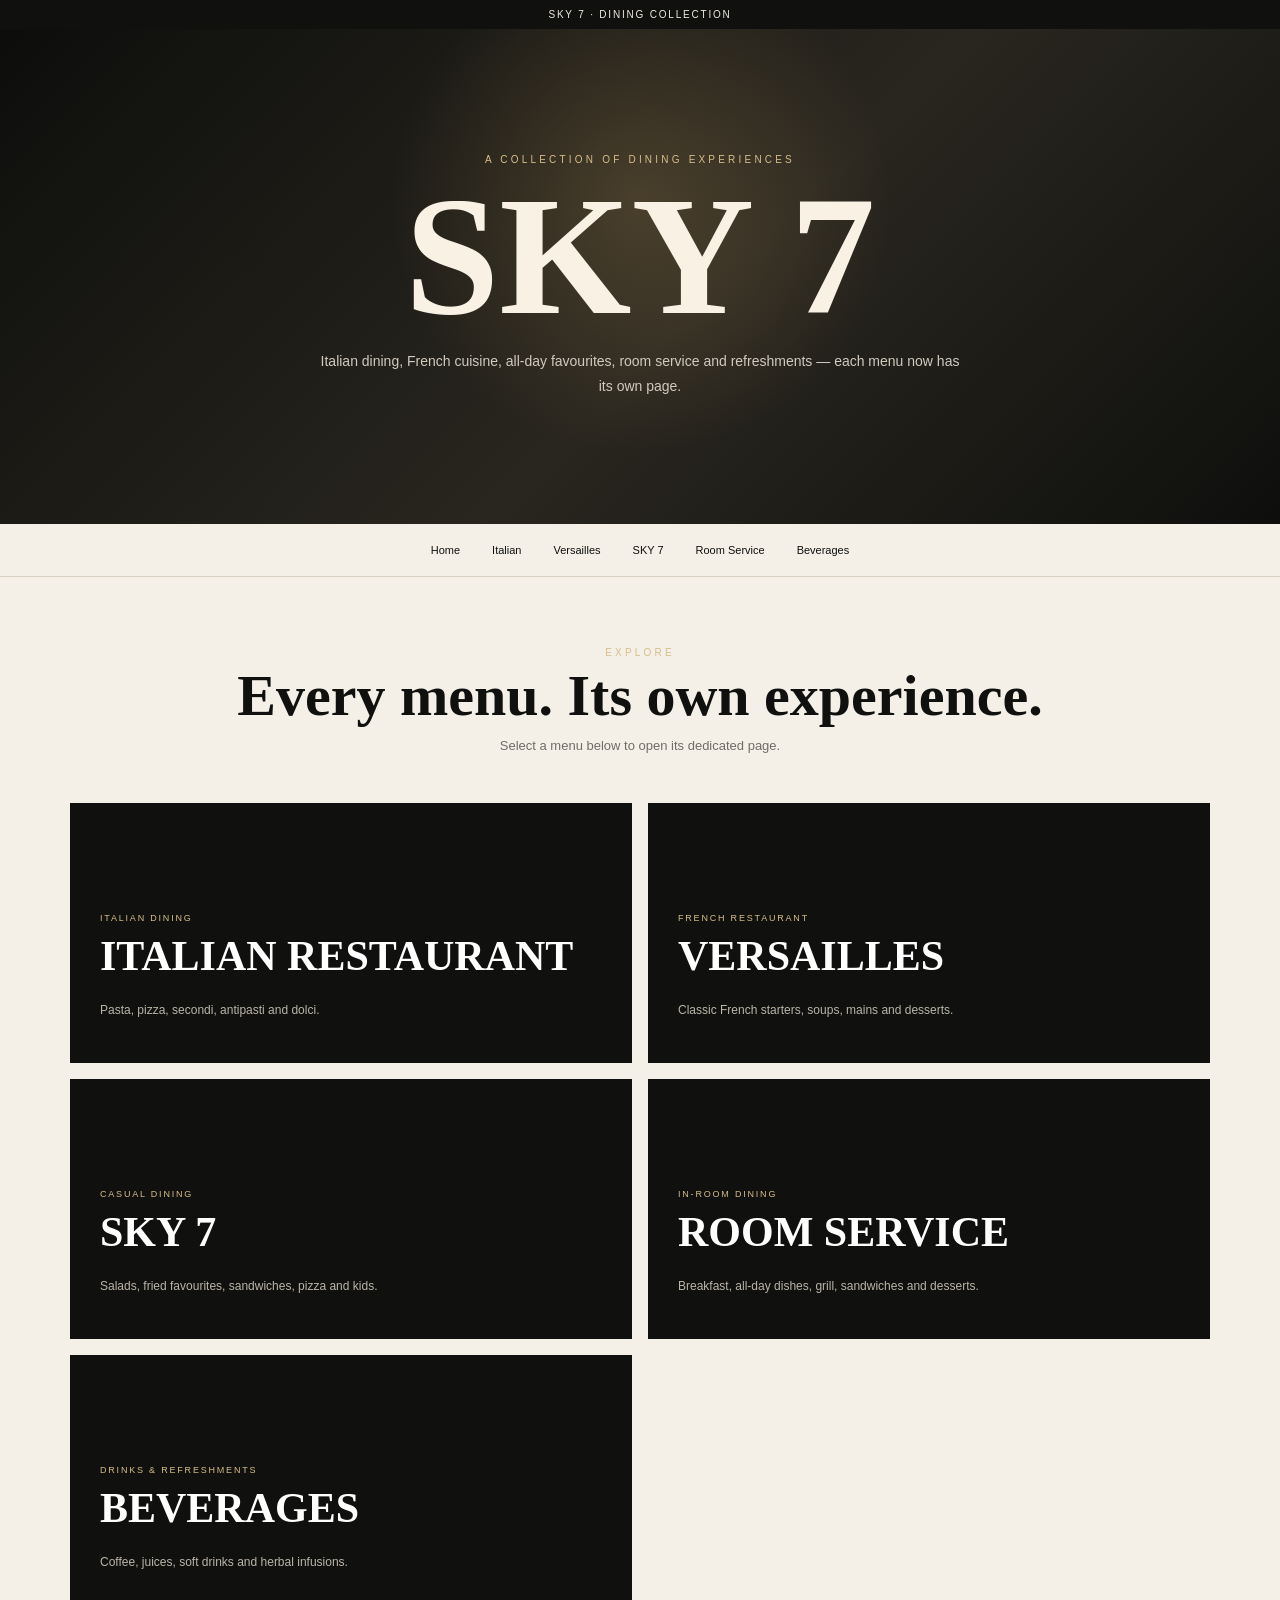
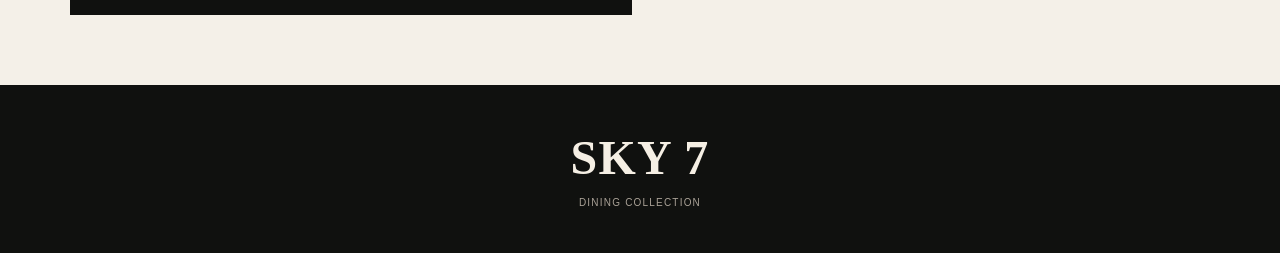
<file: index.html>
<!doctype html><html lang="en"><head><meta charset="utf-8"><meta name="viewport" content="width=device-width,initial-scale=1"><title>SKY 7 | Dining Collection</title><link rel="stylesheet" href="style.css"></head><body>
<div class="top">SKY 7 · Dining Collection</div>
<header class="hero"><div><div class="eyebrow">A collection of dining experiences</div><div class="brand">SKY 7</div><p>Italian dining, French cuisine, all-day favourites, room service and refreshments — each menu now has its own page.</p></div></header>
<nav><a href="index.html">Home</a><a href="italian.html">Italian</a><a href="french.html">Versailles</a><a href="sky7.html">SKY 7</a><a href="room-service.html">Room Service</a><a href="beverages.html">Beverages</a></nav>
<main class="wrap"><div class="section-head"><div class="kicker">Explore</div><h2>Every menu. Its own experience.</h2><p>Select a menu below to open its dedicated page.</p></div><div class="home-grid"><a class="tile" href="italian.html"><span>Italian dining</span><h2>ITALIAN RESTAURANT</h2><p>Pasta, pizza, secondi, antipasti and dolci.</p></a><a class="tile" href="french.html"><span>French Restaurant</span><h2>VERSAILLES</h2><p>Classic French starters, soups, mains and desserts.</p></a><a class="tile" href="sky7.html"><span>Casual Dining</span><h2>SKY 7</h2><p>Salads, fried favourites, sandwiches, pizza and kids.</p></a><a class="tile" href="room-service.html"><span>In-Room Dining</span><h2>ROOM SERVICE</h2><p>Breakfast, all-day dishes, grill, sandwiches and desserts.</p></a><a class="tile" href="beverages.html"><span>Drinks & Refreshments</span><h2>BEVERAGES</h2><p>Coffee, juices, soft drinks and herbal infusions.</p></a></div></main>
<footer><div class="logo">SKY 7</div>Dining Collection</footer></body></html>
</file>
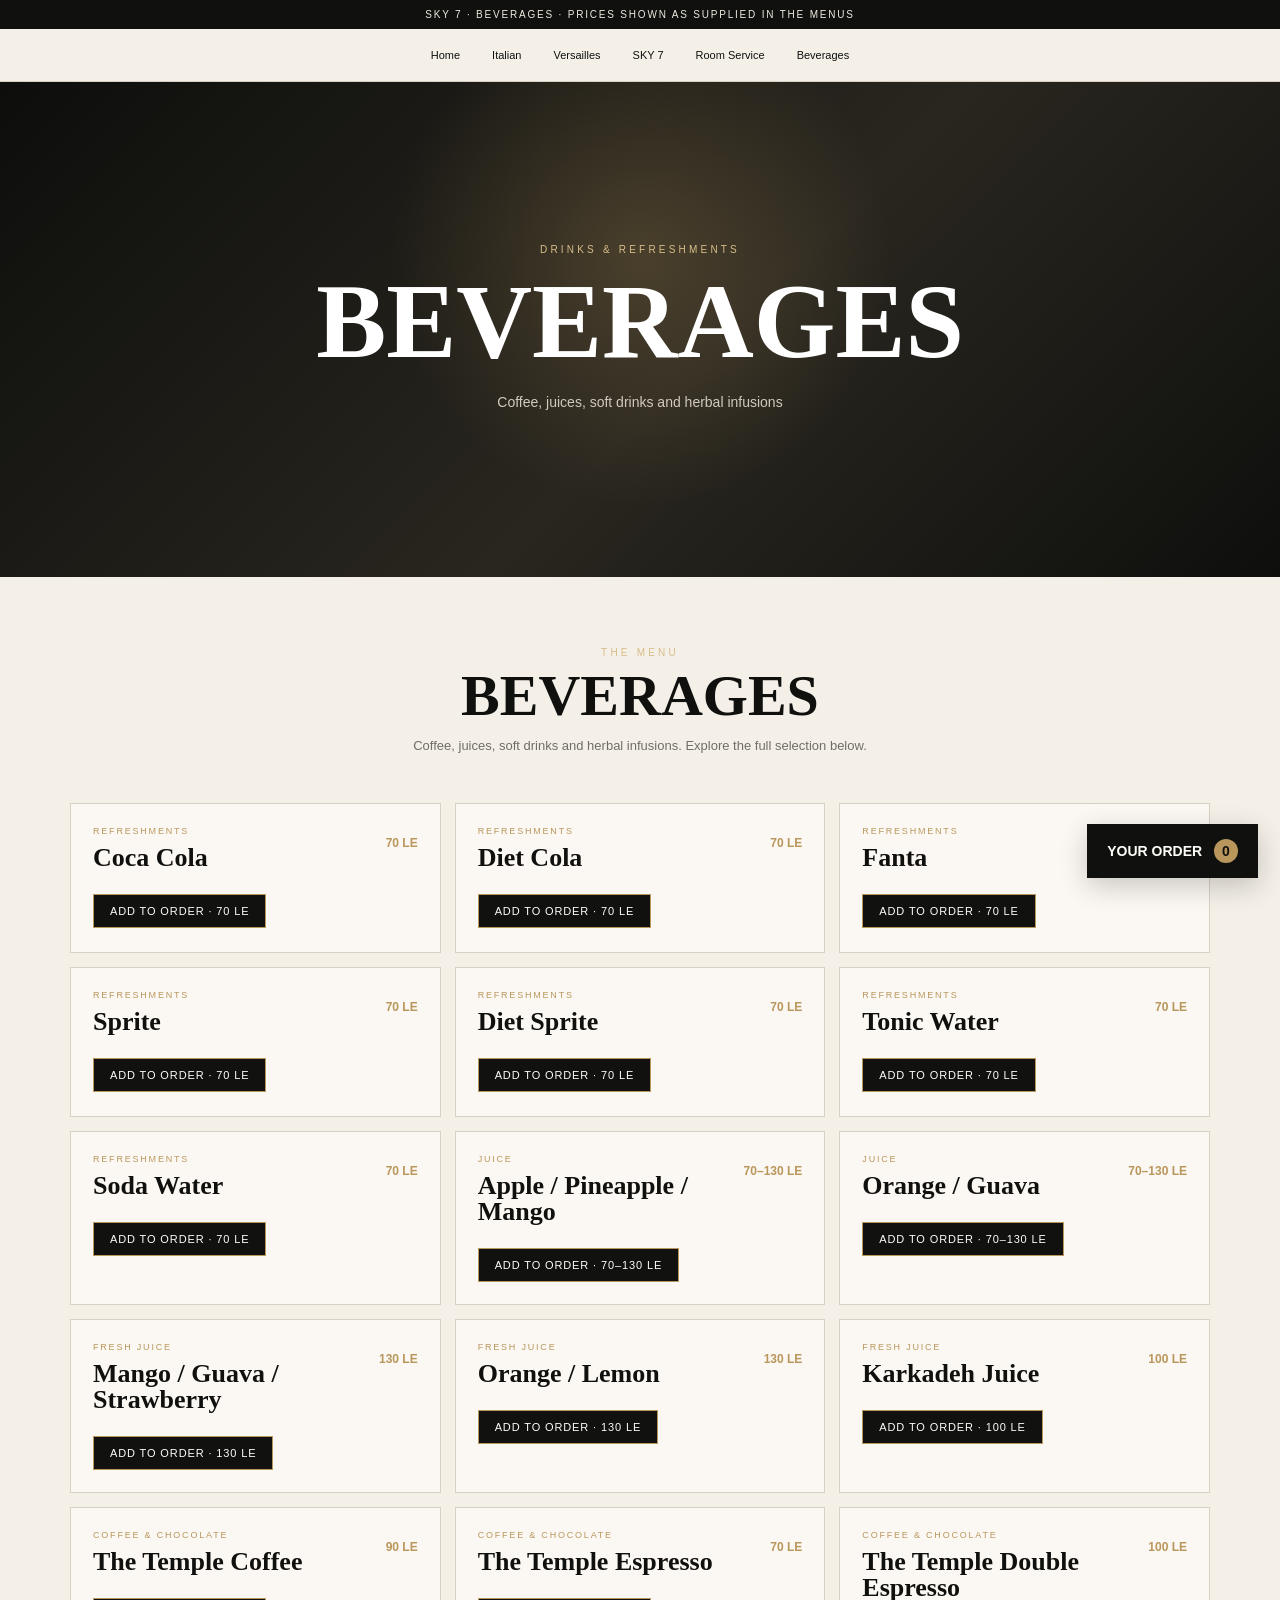
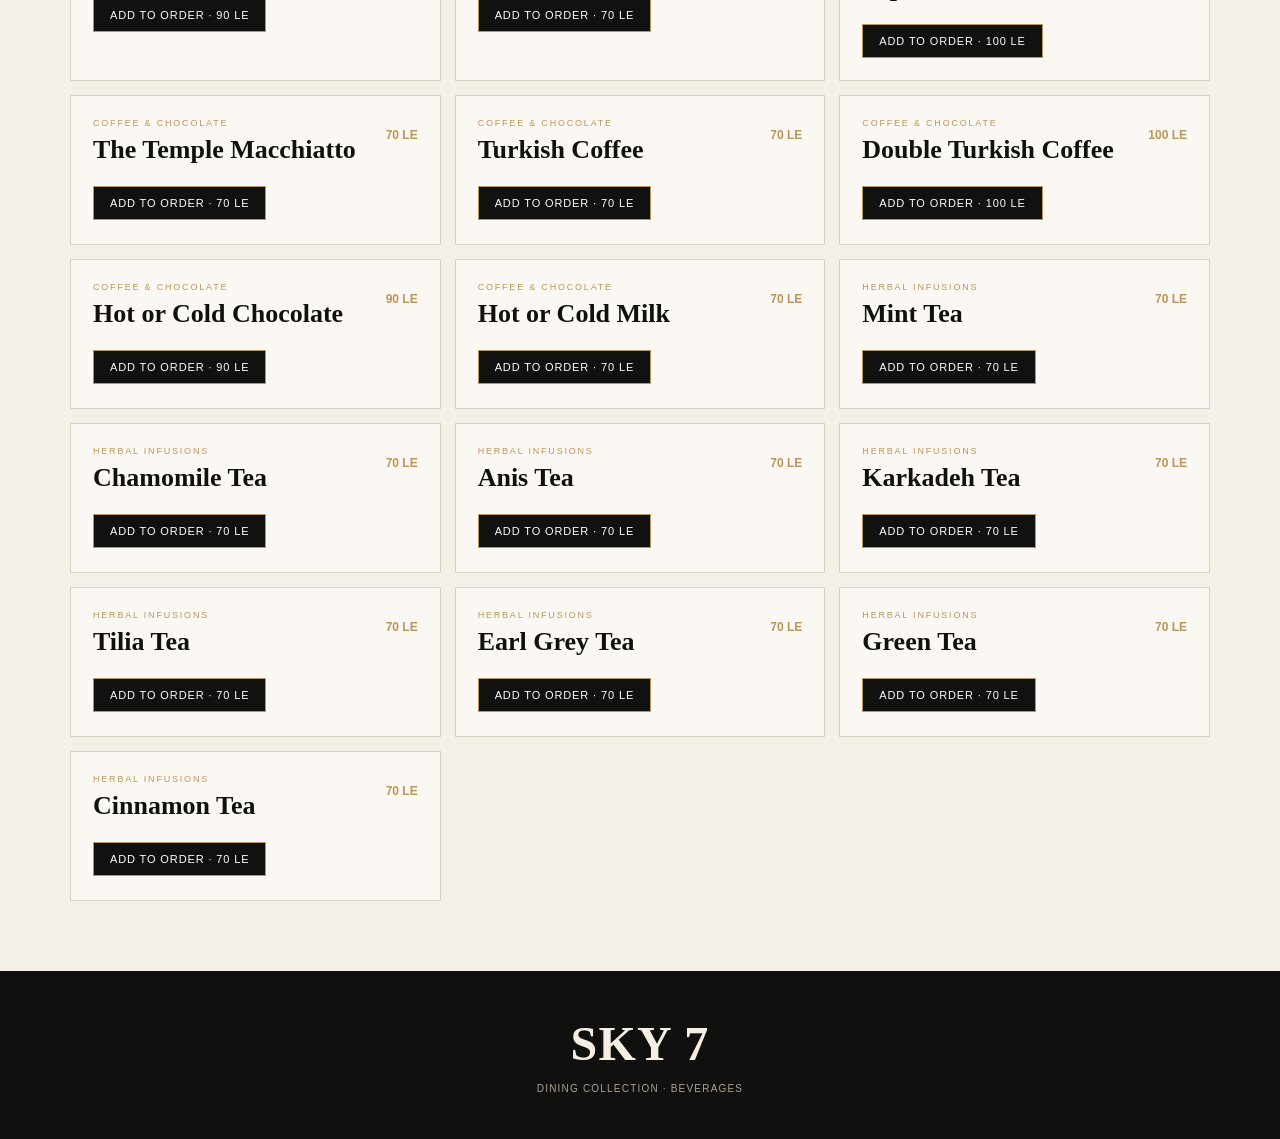
<file: beverages.html>
<!doctype html><html lang="en"><head><meta charset="utf-8"><meta name="viewport" content="width=device-width,initial-scale=1"><title>BEVERAGES | SKY 7</title><link rel="stylesheet" href="style.css"></head><body>
<div class="top">SKY 7 · Beverages · Prices shown as supplied in the menus</div>
<nav><a href="index.html">Home</a><a href="italian.html">Italian</a><a href="french.html">Versailles</a><a href="sky7.html">SKY 7</a><a href="room-service.html">Room Service</a><a href="beverages.html">Beverages</a></nav>
<header class="hero"><div><div class="eyebrow">DRINKS & REFRESHMENTS</div><h1>BEVERAGES</h1><p>Coffee, juices, soft drinks and herbal infusions</p></div></header>
<main class="wrap"><div class="section-head"><div class="kicker">The menu</div><h2>BEVERAGES</h2><p>Coffee, juices, soft drinks and herbal infusions. Explore the full selection below.</p></div><div class="grid"><article class="card"><div class="cat">Refreshments</div><div class="row"><h3>Coca Cola</h3><span class="price">70 LE</span></div></article><article class="card"><div class="cat">Refreshments</div><div class="row"><h3>Diet Cola</h3><span class="price">70 LE</span></div></article><article class="card"><div class="cat">Refreshments</div><div class="row"><h3>Fanta</h3><span class="price">70 LE</span></div></article><article class="card"><div class="cat">Refreshments</div><div class="row"><h3>Sprite</h3><span class="price">70 LE</span></div></article><article class="card"><div class="cat">Refreshments</div><div class="row"><h3>Diet Sprite</h3><span class="price">70 LE</span></div></article><article class="card"><div class="cat">Refreshments</div><div class="row"><h3>Tonic Water</h3><span class="price">70 LE</span></div></article><article class="card"><div class="cat">Refreshments</div><div class="row"><h3>Soda Water</h3><span class="price">70 LE</span></div></article><article class="card"><div class="cat">Juice</div><div class="row"><h3>Apple / Pineapple / Mango</h3><span class="price">70–130 LE</span></div></article><article class="card"><div class="cat">Juice</div><div class="row"><h3>Orange / Guava</h3><span class="price">70–130 LE</span></div></article><article class="card"><div class="cat">Fresh Juice</div><div class="row"><h3>Mango / Guava / Strawberry</h3><span class="price">130 LE</span></div></article><article class="card"><div class="cat">Fresh Juice</div><div class="row"><h3>Orange / Lemon</h3><span class="price">130 LE</span></div></article><article class="card"><div class="cat">Fresh Juice</div><div class="row"><h3>Karkadeh Juice</h3><span class="price">100 LE</span></div></article><article class="card"><div class="cat">Coffee & Chocolate</div><div class="row"><h3>The Temple Coffee</h3><span class="price">90 LE</span></div></article><article class="card"><div class="cat">Coffee & Chocolate</div><div class="row"><h3>The Temple Espresso</h3><span class="price">70 LE</span></div></article><article class="card"><div class="cat">Coffee & Chocolate</div><div class="row"><h3>The Temple Double Espresso</h3><span class="price">100 LE</span></div></article><article class="card"><div class="cat">Coffee & Chocolate</div><div class="row"><h3>The Temple Macchiatto</h3><span class="price">70 LE</span></div></article><article class="card"><div class="cat">Coffee & Chocolate</div><div class="row"><h3>Turkish Coffee</h3><span class="price">70 LE</span></div></article><article class="card"><div class="cat">Coffee & Chocolate</div><div class="row"><h3>Double Turkish Coffee</h3><span class="price">100 LE</span></div></article><article class="card"><div class="cat">Coffee & Chocolate</div><div class="row"><h3>Hot or Cold Chocolate</h3><span class="price">90 LE</span></div></article><article class="card"><div class="cat">Coffee & Chocolate</div><div class="row"><h3>Hot or Cold Milk</h3><span class="price">70 LE</span></div></article><article class="card"><div class="cat">Herbal Infusions</div><div class="row"><h3>Mint Tea</h3><span class="price">70 LE</span></div></article><article class="card"><div class="cat">Herbal Infusions</div><div class="row"><h3>Chamomile Tea</h3><span class="price">70 LE</span></div></article><article class="card"><div class="cat">Herbal Infusions</div><div class="row"><h3>Anis Tea</h3><span class="price">70 LE</span></div></article><article class="card"><div class="cat">Herbal Infusions</div><div class="row"><h3>Karkadeh Tea</h3><span class="price">70 LE</span></div></article><article class="card"><div class="cat">Herbal Infusions</div><div class="row"><h3>Tilia Tea</h3><span class="price">70 LE</span></div></article><article class="card"><div class="cat">Herbal Infusions</div><div class="row"><h3>Earl Grey Tea</h3><span class="price">70 LE</span></div></article><article class="card"><div class="cat">Herbal Infusions</div><div class="row"><h3>Green Tea</h3><span class="price">70 LE</span></div></article><article class="card"><div class="cat">Herbal Infusions</div><div class="row"><h3>Cinnamon Tea</h3><span class="price">70 LE</span></div></article></div></main>
<footer><div class="logo">SKY 7</div>Dining Collection · BEVERAGES</footer><script src="order.js"></script></body></html>
</file>
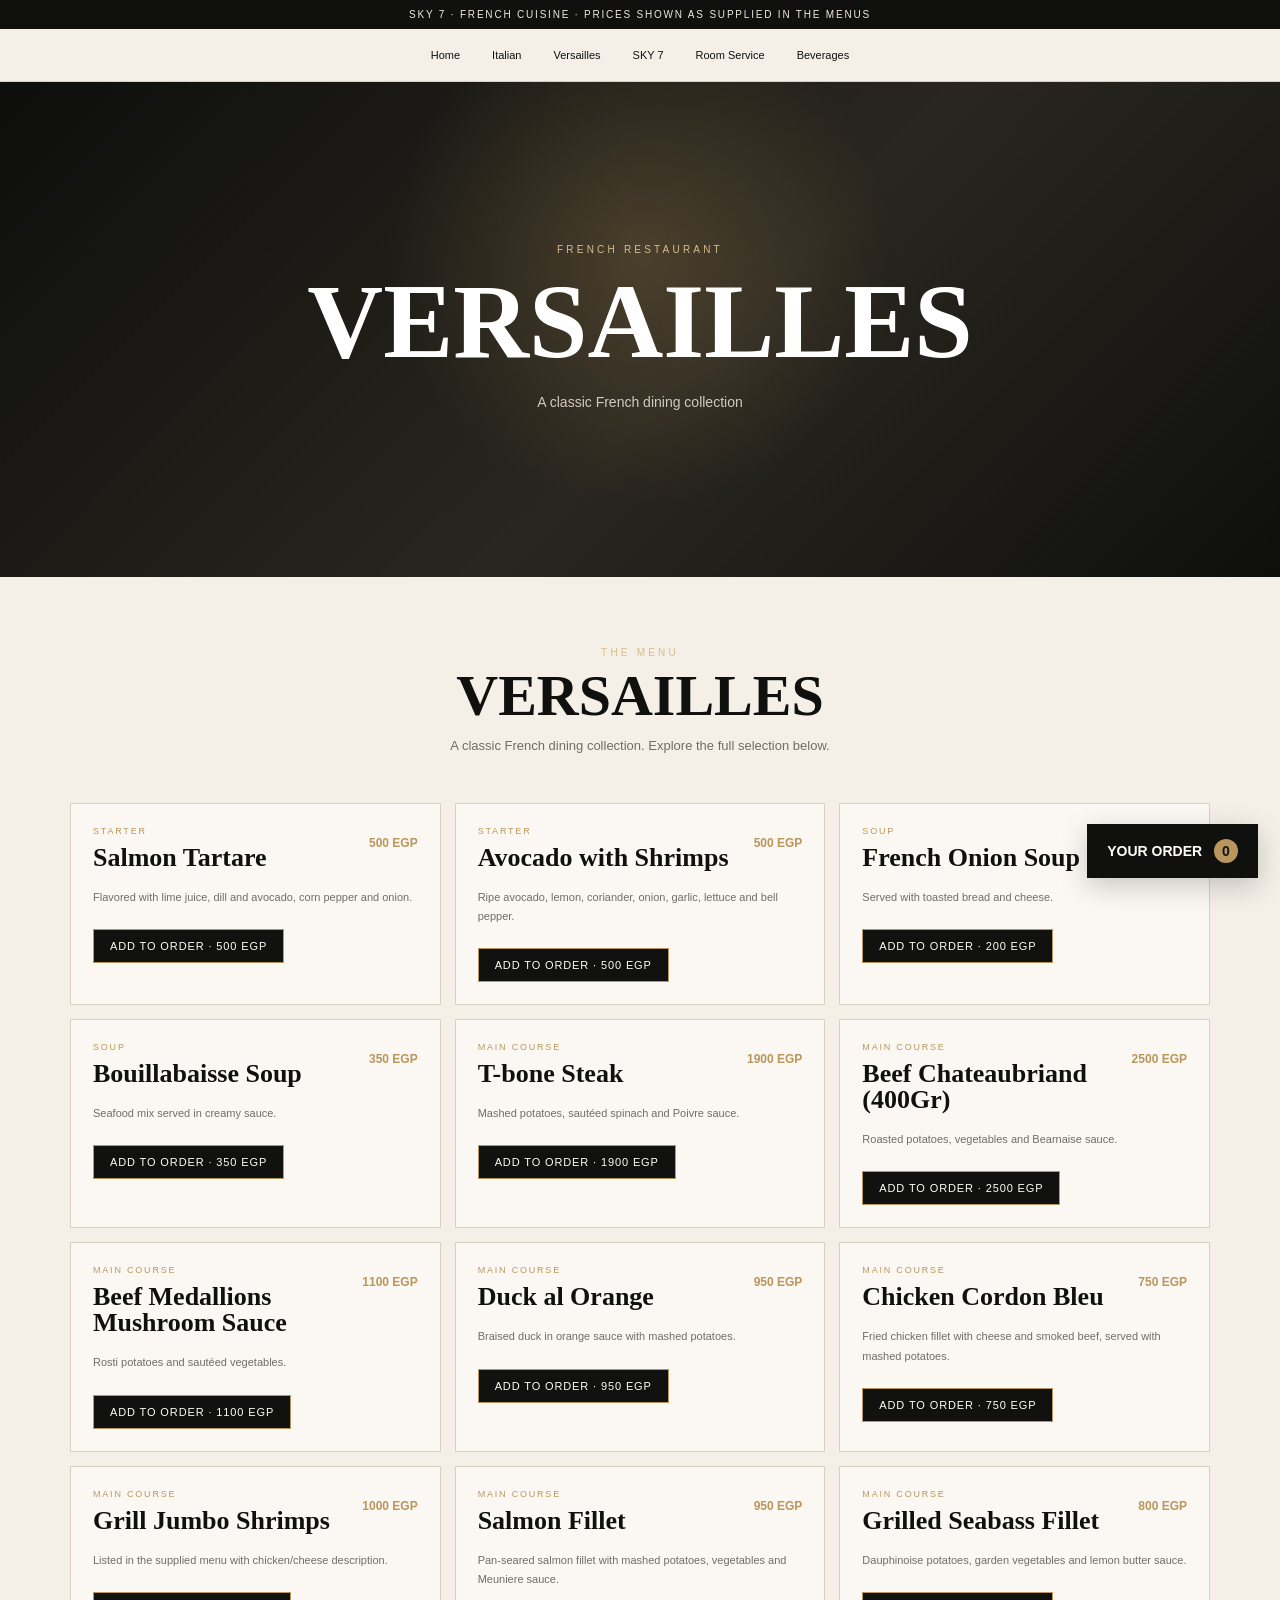
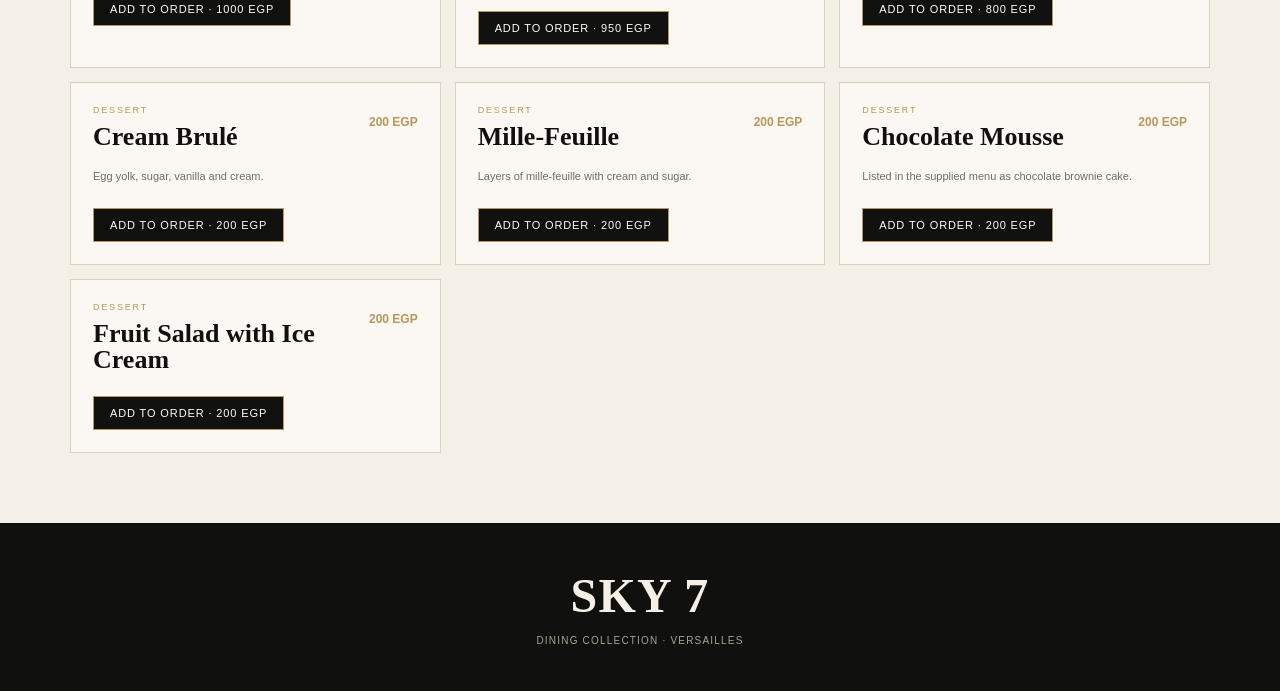
<file: french.html>
<!doctype html><html lang="en"><head><meta charset="utf-8"><meta name="viewport" content="width=device-width,initial-scale=1"><title>VERSAILLES | SKY 7</title><link rel="stylesheet" href="style.css"></head><body>
<div class="top">SKY 7 · French cuisine · Prices shown as supplied in the menus</div>
<nav><a href="index.html">Home</a><a href="italian.html">Italian</a><a href="french.html">Versailles</a><a href="sky7.html">SKY 7</a><a href="room-service.html">Room Service</a><a href="beverages.html">Beverages</a></nav>
<header class="hero"><div><div class="eyebrow">FRENCH RESTAURANT</div><h1>VERSAILLES</h1><p>A classic French dining collection</p></div></header>
<main class="wrap"><div class="section-head"><div class="kicker">The menu</div><h2>VERSAILLES</h2><p>A classic French dining collection. Explore the full selection below.</p></div><div class="grid"><article class="card"><div class="cat">Starter</div><div class="row"><h3>Salmon Tartare</h3><span class="price">500 EGP</span></div><p class='desc'>Flavored with lime juice, dill and avocado, corn pepper and onion.</p></article><article class="card"><div class="cat">Starter</div><div class="row"><h3>Avocado with Shrimps</h3><span class="price">500 EGP</span></div><p class='desc'>Ripe avocado, lemon, coriander, onion, garlic, lettuce and bell pepper.</p></article><article class="card"><div class="cat">Soup</div><div class="row"><h3>French Onion Soup</h3><span class="price">200 EGP</span></div><p class='desc'>Served with toasted bread and cheese.</p></article><article class="card"><div class="cat">Soup</div><div class="row"><h3>Bouillabaisse Soup</h3><span class="price">350 EGP</span></div><p class='desc'>Seafood mix served in creamy sauce.</p></article><article class="card"><div class="cat">Main Course</div><div class="row"><h3>T-bone Steak</h3><span class="price">1900 EGP</span></div><p class='desc'>Mashed potatoes, sautéed spinach and Poivre sauce.</p></article><article class="card"><div class="cat">Main Course</div><div class="row"><h3>Beef Chateaubriand (400Gr)</h3><span class="price">2500 EGP</span></div><p class='desc'>Roasted potatoes, vegetables and Bearnaise sauce.</p></article><article class="card"><div class="cat">Main Course</div><div class="row"><h3>Beef Medallions Mushroom Sauce</h3><span class="price">1100 EGP</span></div><p class='desc'>Rosti potatoes and sautéed vegetables.</p></article><article class="card"><div class="cat">Main Course</div><div class="row"><h3>Duck al Orange</h3><span class="price">950 EGP</span></div><p class='desc'>Braised duck in orange sauce with mashed potatoes.</p></article><article class="card"><div class="cat">Main Course</div><div class="row"><h3>Chicken Cordon Bleu</h3><span class="price">750 EGP</span></div><p class='desc'>Fried chicken fillet with cheese and smoked beef, served with mashed potatoes.</p></article><article class="card"><div class="cat">Main Course</div><div class="row"><h3>Grill Jumbo Shrimps</h3><span class="price">1000 EGP</span></div><p class='desc'>Listed in the supplied menu with chicken/cheese description.</p></article><article class="card"><div class="cat">Main Course</div><div class="row"><h3>Salmon Fillet</h3><span class="price">950 EGP</span></div><p class='desc'>Pan-seared salmon fillet with mashed potatoes, vegetables and Meuniere sauce.</p></article><article class="card"><div class="cat">Main Course</div><div class="row"><h3>Grilled Seabass Fillet</h3><span class="price">800 EGP</span></div><p class='desc'>Dauphinoise potatoes, garden vegetables and lemon butter sauce.</p></article><article class="card"><div class="cat">Dessert</div><div class="row"><h3>Cream Brulé</h3><span class="price">200 EGP</span></div><p class='desc'>Egg yolk, sugar, vanilla and cream.</p></article><article class="card"><div class="cat">Dessert</div><div class="row"><h3>Mille-Feuille</h3><span class="price">200 EGP</span></div><p class='desc'>Layers of mille-feuille with cream and sugar.</p></article><article class="card"><div class="cat">Dessert</div><div class="row"><h3>Chocolate Mousse</h3><span class="price">200 EGP</span></div><p class='desc'>Listed in the supplied menu as chocolate brownie cake.</p></article><article class="card"><div class="cat">Dessert</div><div class="row"><h3>Fruit Salad with Ice Cream</h3><span class="price">200 EGP</span></div></article></div></main>
<footer><div class="logo">SKY 7</div>Dining Collection · VERSAILLES</footer><script src="order.js"></script></body></html>
</file>
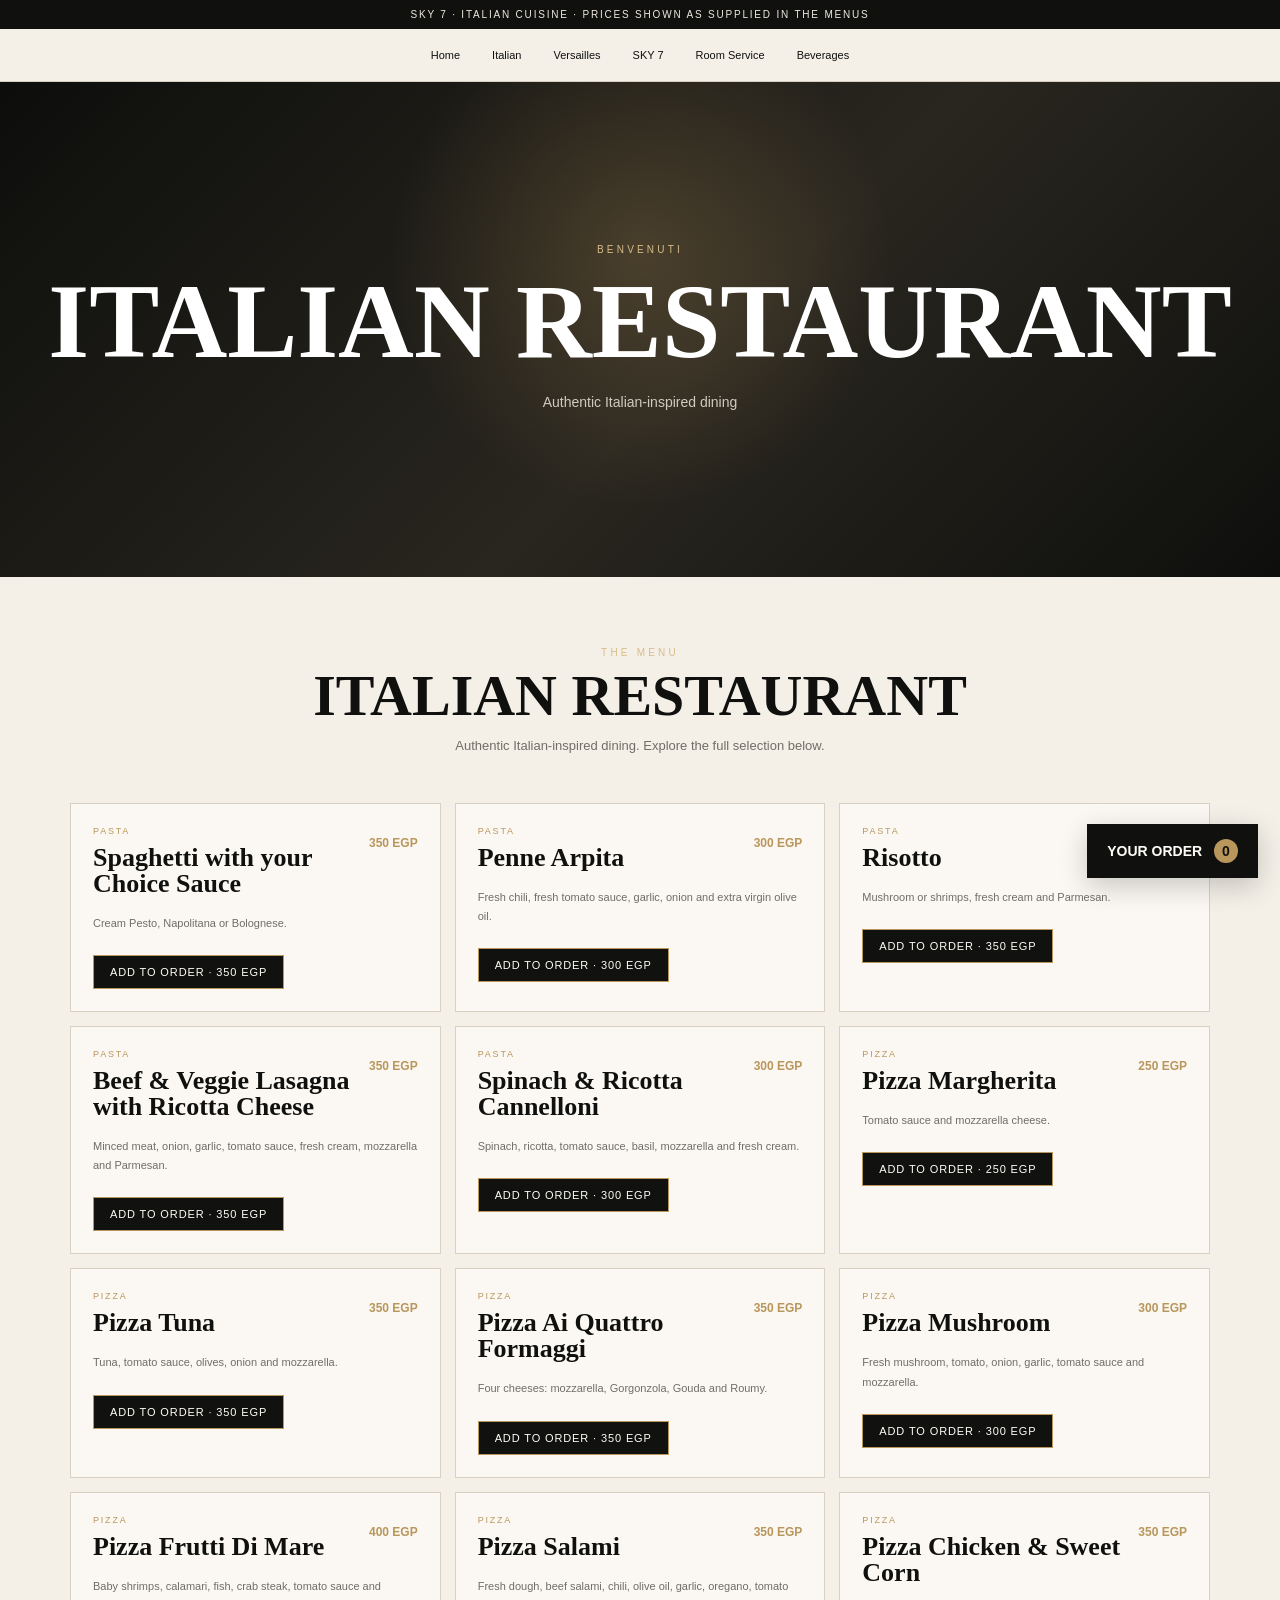
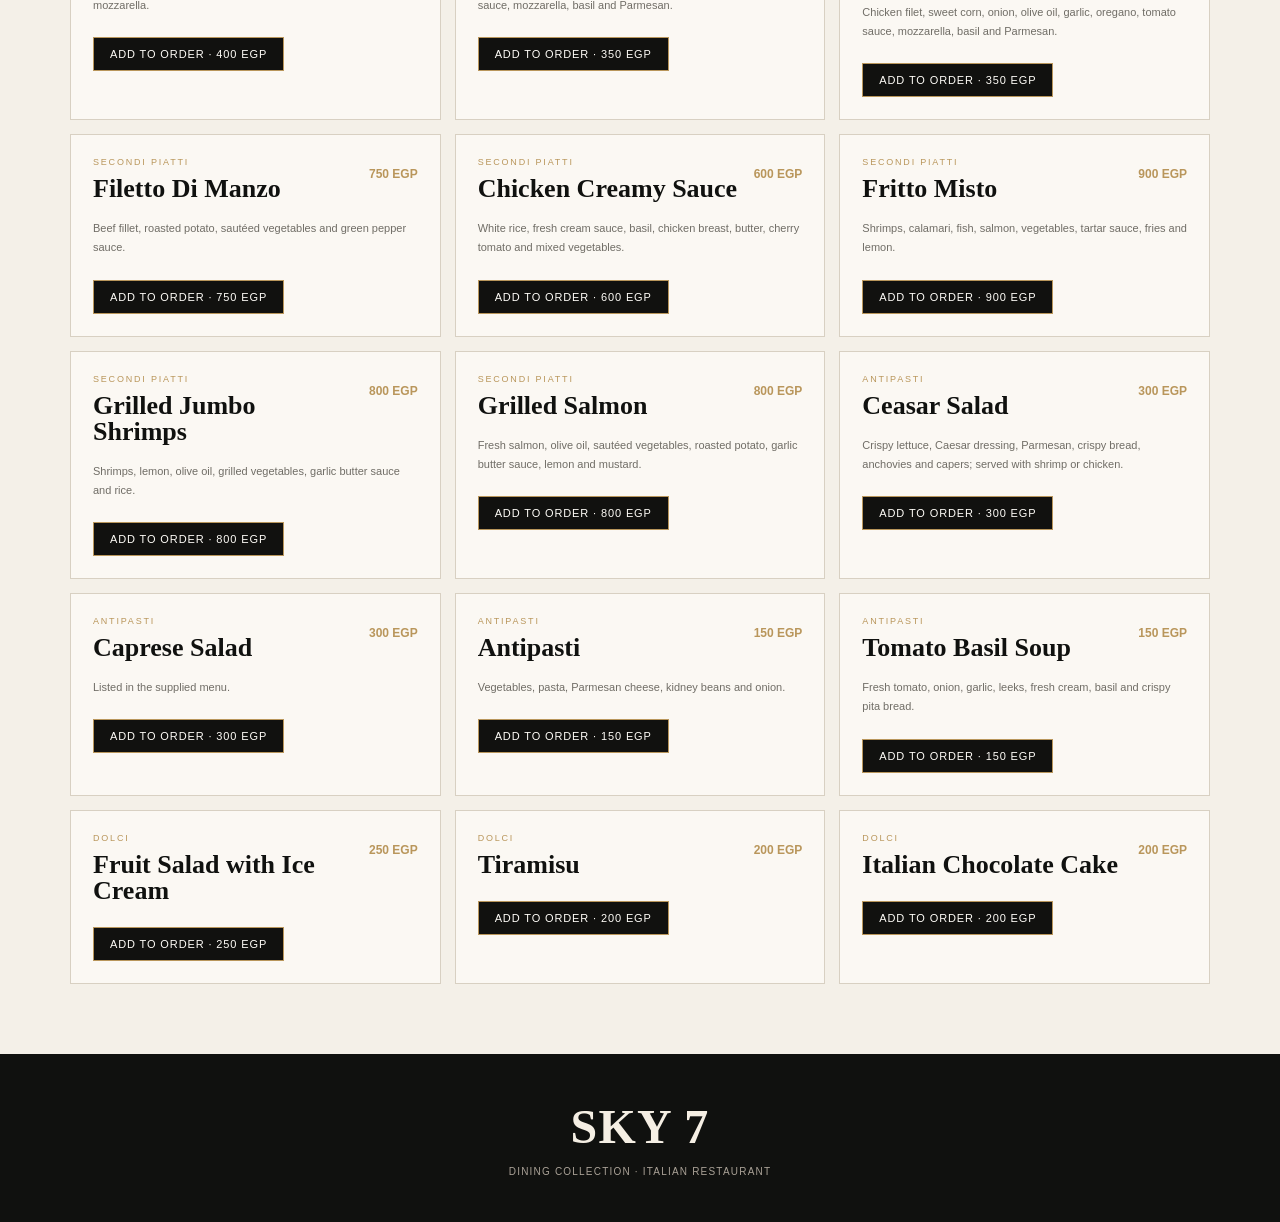
<file: italian.html>
<!doctype html><html lang="en"><head><meta charset="utf-8"><meta name="viewport" content="width=device-width,initial-scale=1"><title>ITALIAN RESTAURANT | SKY 7</title><link rel="stylesheet" href="style.css"></head><body>
<div class="top">SKY 7 · Italian cuisine · Prices shown as supplied in the menus</div>
<nav><a href="index.html">Home</a><a href="italian.html">Italian</a><a href="french.html">Versailles</a><a href="sky7.html">SKY 7</a><a href="room-service.html">Room Service</a><a href="beverages.html">Beverages</a></nav>
<header class="hero"><div><div class="eyebrow">Benvenuti</div><h1>ITALIAN RESTAURANT</h1><p>Authentic Italian-inspired dining</p></div></header>
<main class="wrap"><div class="section-head"><div class="kicker">The menu</div><h2>ITALIAN RESTAURANT</h2><p>Authentic Italian-inspired dining. Explore the full selection below.</p></div><div class="grid"><article class="card"><div class="cat">Pasta</div><div class="row"><h3>Spaghetti with your Choice Sauce</h3><span class="price">350 EGP</span></div><p class='desc'>Cream Pesto, Napolitana or Bolognese.</p></article><article class="card"><div class="cat">Pasta</div><div class="row"><h3>Penne Arpita</h3><span class="price">300 EGP</span></div><p class='desc'>Fresh chili, fresh tomato sauce, garlic, onion and extra virgin olive oil.</p></article><article class="card"><div class="cat">Pasta</div><div class="row"><h3>Risotto</h3><span class="price">350 EGP</span></div><p class='desc'>Mushroom or shrimps, fresh cream and Parmesan.</p></article><article class="card"><div class="cat">Pasta</div><div class="row"><h3>Beef & Veggie Lasagna with Ricotta Cheese</h3><span class="price">350 EGP</span></div><p class='desc'>Minced meat, onion, garlic, tomato sauce, fresh cream, mozzarella and Parmesan.</p></article><article class="card"><div class="cat">Pasta</div><div class="row"><h3>Spinach & Ricotta Cannelloni</h3><span class="price">300 EGP</span></div><p class='desc'>Spinach, ricotta, tomato sauce, basil, mozzarella and fresh cream.</p></article><article class="card"><div class="cat">Pizza</div><div class="row"><h3>Pizza Margherita</h3><span class="price">250 EGP</span></div><p class='desc'>Tomato sauce and mozzarella cheese.</p></article><article class="card"><div class="cat">Pizza</div><div class="row"><h3>Pizza Tuna</h3><span class="price">350 EGP</span></div><p class='desc'>Tuna, tomato sauce, olives, onion and mozzarella.</p></article><article class="card"><div class="cat">Pizza</div><div class="row"><h3>Pizza Ai Quattro Formaggi</h3><span class="price">350 EGP</span></div><p class='desc'>Four cheeses: mozzarella, Gorgonzola, Gouda and Roumy.</p></article><article class="card"><div class="cat">Pizza</div><div class="row"><h3>Pizza Mushroom</h3><span class="price">300 EGP</span></div><p class='desc'>Fresh mushroom, tomato, onion, garlic, tomato sauce and mozzarella.</p></article><article class="card"><div class="cat">Pizza</div><div class="row"><h3>Pizza Frutti Di Mare</h3><span class="price">400 EGP</span></div><p class='desc'>Baby shrimps, calamari, fish, crab steak, tomato sauce and mozzarella.</p></article><article class="card"><div class="cat">Pizza</div><div class="row"><h3>Pizza Salami</h3><span class="price">350 EGP</span></div><p class='desc'>Fresh dough, beef salami, chili, olive oil, garlic, oregano, tomato sauce, mozzarella, basil and Parmesan.</p></article><article class="card"><div class="cat">Pizza</div><div class="row"><h3>Pizza Chicken & Sweet Corn</h3><span class="price">350 EGP</span></div><p class='desc'>Chicken filet, sweet corn, onion, olive oil, garlic, oregano, tomato sauce, mozzarella, basil and Parmesan.</p></article><article class="card"><div class="cat">Secondi Piatti</div><div class="row"><h3>Filetto Di Manzo</h3><span class="price">750 EGP</span></div><p class='desc'>Beef fillet, roasted potato, sautéed vegetables and green pepper sauce.</p></article><article class="card"><div class="cat">Secondi Piatti</div><div class="row"><h3>Chicken Creamy Sauce</h3><span class="price">600 EGP</span></div><p class='desc'>White rice, fresh cream sauce, basil, chicken breast, butter, cherry tomato and mixed vegetables.</p></article><article class="card"><div class="cat">Secondi Piatti</div><div class="row"><h3>Fritto Misto</h3><span class="price">900 EGP</span></div><p class='desc'>Shrimps, calamari, fish, salmon, vegetables, tartar sauce, fries and lemon.</p></article><article class="card"><div class="cat">Secondi Piatti</div><div class="row"><h3>Grilled Jumbo Shrimps</h3><span class="price">800 EGP</span></div><p class='desc'>Shrimps, lemon, olive oil, grilled vegetables, garlic butter sauce and rice.</p></article><article class="card"><div class="cat">Secondi Piatti</div><div class="row"><h3>Grilled Salmon</h3><span class="price">800 EGP</span></div><p class='desc'>Fresh salmon, olive oil, sautéed vegetables, roasted potato, garlic butter sauce, lemon and mustard.</p></article><article class="card"><div class="cat">Antipasti</div><div class="row"><h3>Ceasar Salad</h3><span class="price">300 EGP</span></div><p class='desc'>Crispy lettuce, Caesar dressing, Parmesan, crispy bread, anchovies and capers; served with shrimp or chicken.</p></article><article class="card"><div class="cat">Antipasti</div><div class="row"><h3>Caprese Salad</h3><span class="price">300 EGP</span></div><p class='desc'>Listed in the supplied menu.</p></article><article class="card"><div class="cat">Antipasti</div><div class="row"><h3>Antipasti</h3><span class="price">150 EGP</span></div><p class='desc'>Vegetables, pasta, Parmesan cheese, kidney beans and onion.</p></article><article class="card"><div class="cat">Antipasti</div><div class="row"><h3>Tomato Basil Soup</h3><span class="price">150 EGP</span></div><p class='desc'>Fresh tomato, onion, garlic, leeks, fresh cream, basil and crispy pita bread.</p></article><article class="card"><div class="cat">Dolci</div><div class="row"><h3>Fruit Salad with Ice Cream</h3><span class="price">250 EGP</span></div></article><article class="card"><div class="cat">Dolci</div><div class="row"><h3>Tiramisu</h3><span class="price">200 EGP</span></div></article><article class="card"><div class="cat">Dolci</div><div class="row"><h3>Italian Chocolate Cake</h3><span class="price">200 EGP</span></div></article></div></main>
<footer><div class="logo">SKY 7</div>Dining Collection · ITALIAN RESTAURANT</footer><script src="order.js"></script></body></html>
</file>
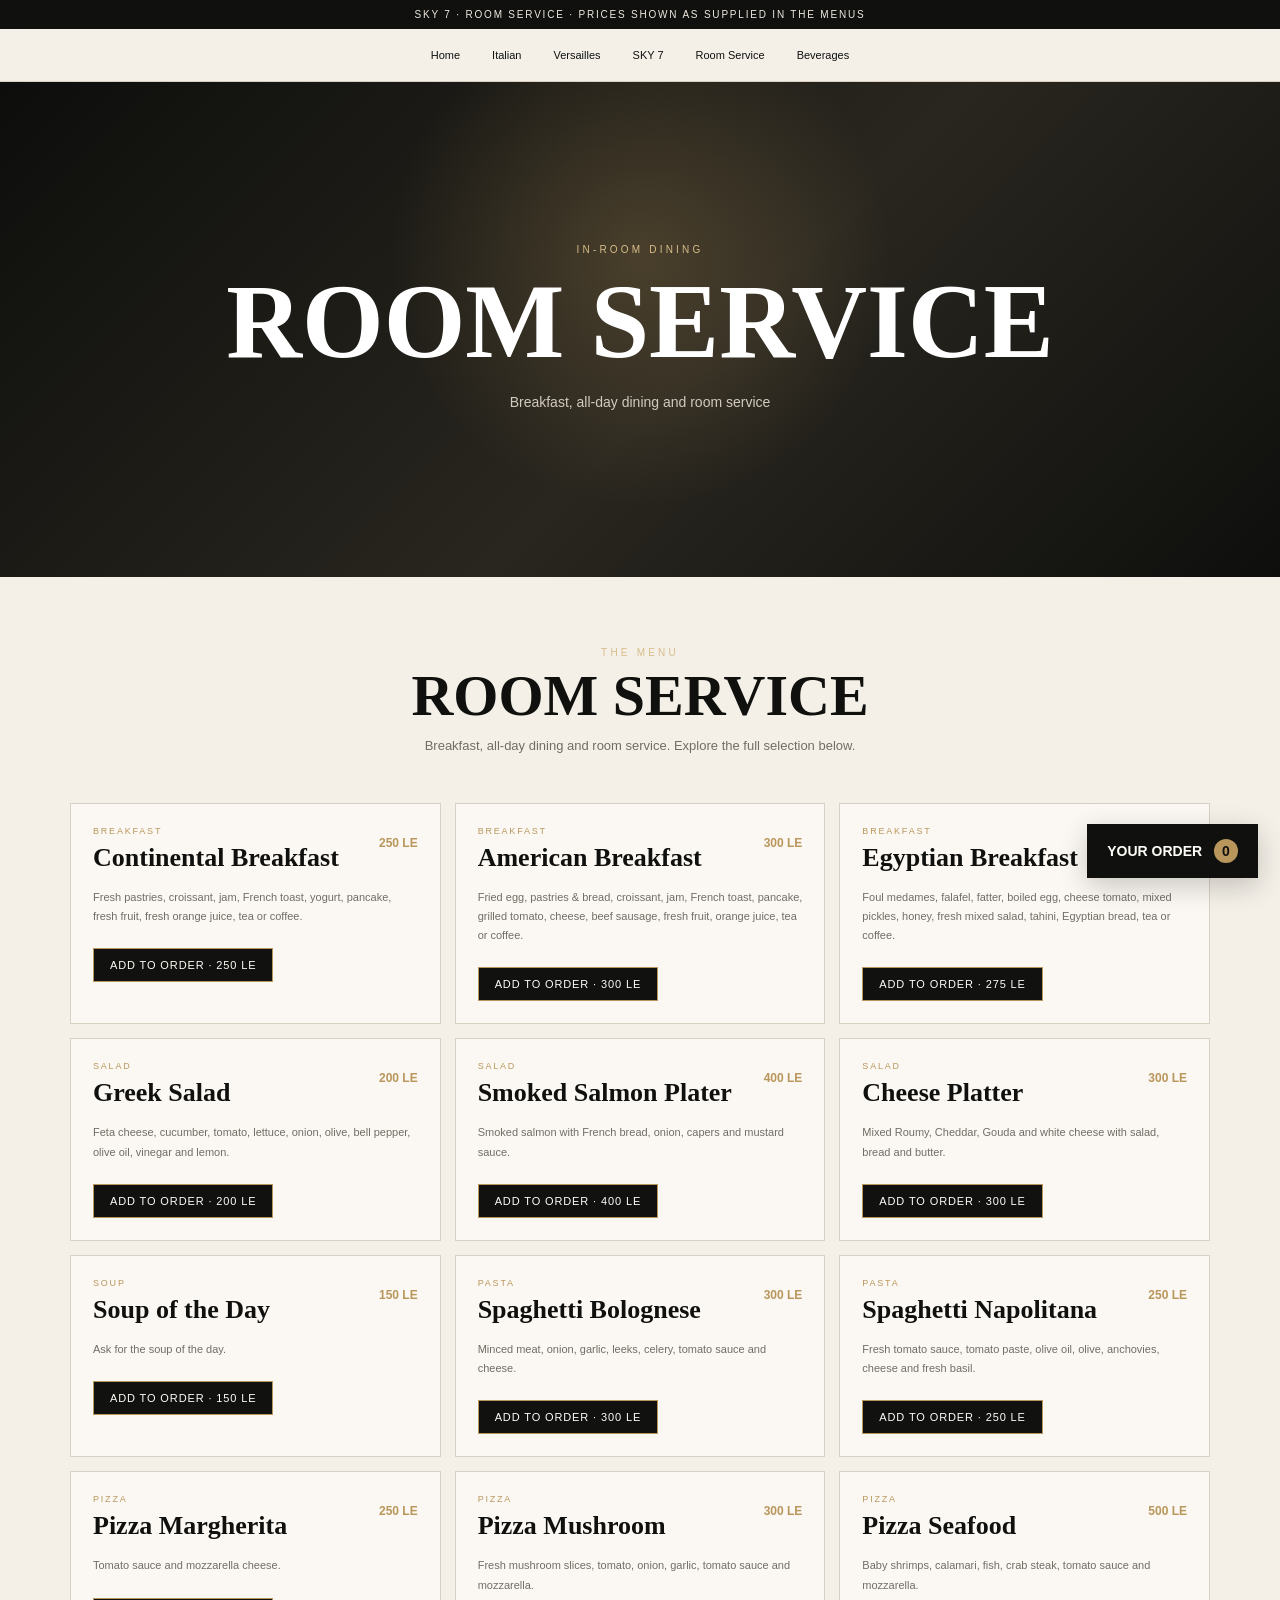
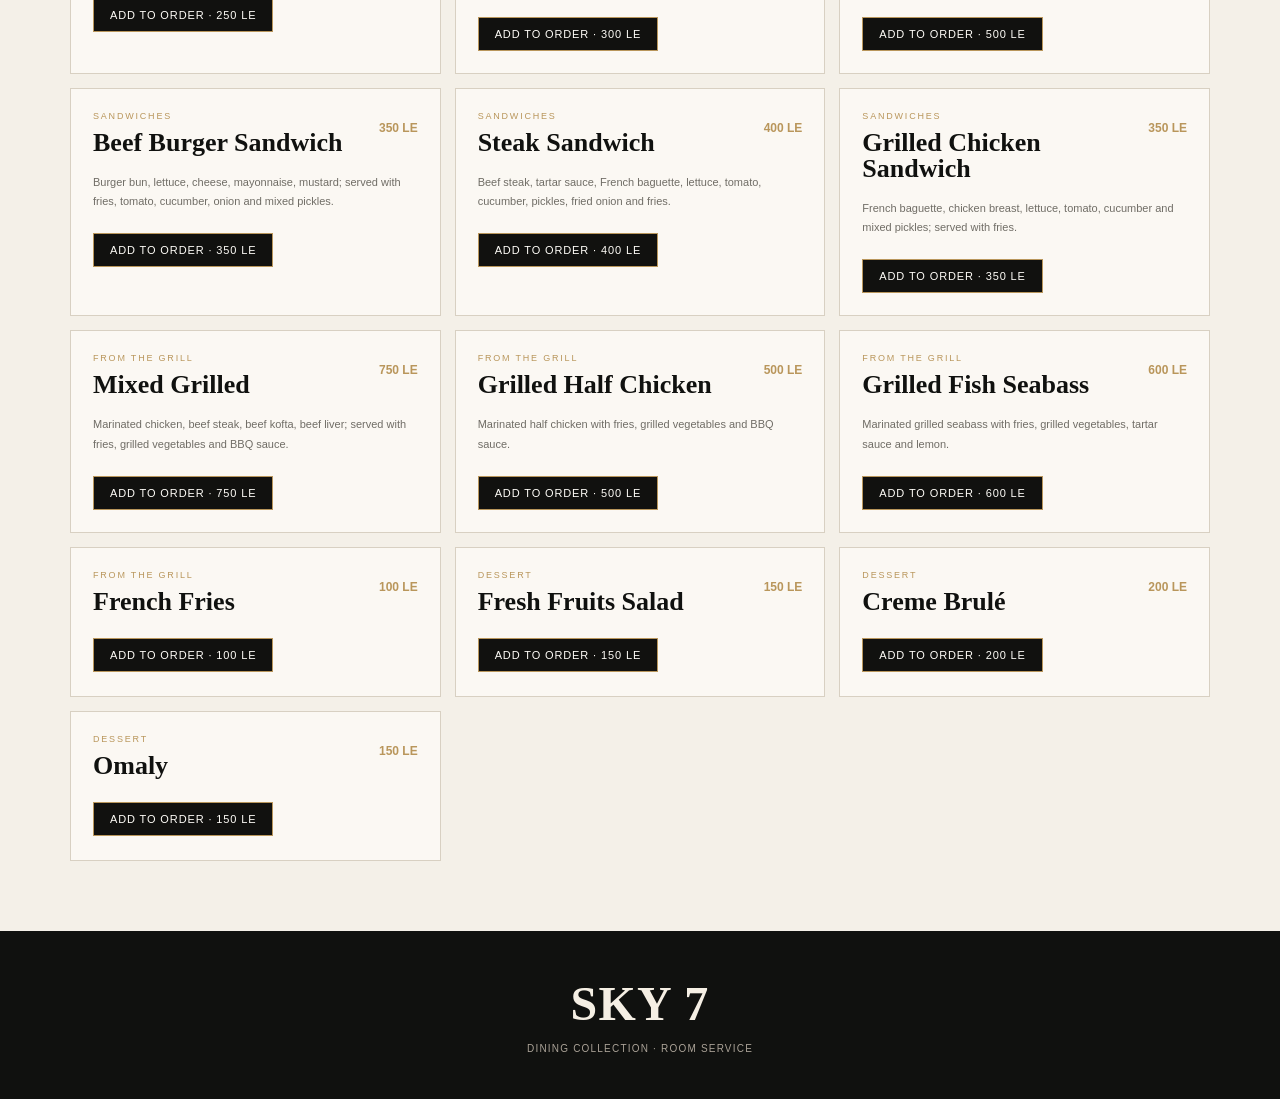
<file: room-service.html>
<!doctype html><html lang="en"><head><meta charset="utf-8"><meta name="viewport" content="width=device-width,initial-scale=1"><title>ROOM SERVICE | SKY 7</title><link rel="stylesheet" href="style.css"></head><body>
<div class="top">SKY 7 · Room Service · Prices shown as supplied in the menus</div>
<nav><a href="index.html">Home</a><a href="italian.html">Italian</a><a href="french.html">Versailles</a><a href="sky7.html">SKY 7</a><a href="room-service.html">Room Service</a><a href="beverages.html">Beverages</a></nav>
<header class="hero"><div><div class="eyebrow">IN-ROOM DINING</div><h1>ROOM SERVICE</h1><p>Breakfast, all-day dining and room service</p></div></header>
<main class="wrap"><div class="section-head"><div class="kicker">The menu</div><h2>ROOM SERVICE</h2><p>Breakfast, all-day dining and room service. Explore the full selection below.</p></div><div class="grid"><article class="card"><div class="cat">Breakfast</div><div class="row"><h3>Continental Breakfast</h3><span class="price">250 LE</span></div><p class='desc'>Fresh pastries, croissant, jam, French toast, yogurt, pancake, fresh fruit, fresh orange juice, tea or coffee.</p></article><article class="card"><div class="cat">Breakfast</div><div class="row"><h3>American Breakfast</h3><span class="price">300 LE</span></div><p class='desc'>Fried egg, pastries & bread, croissant, jam, French toast, pancake, grilled tomato, cheese, beef sausage, fresh fruit, orange juice, tea or coffee.</p></article><article class="card"><div class="cat">Breakfast</div><div class="row"><h3>Egyptian Breakfast</h3><span class="price">275 LE</span></div><p class='desc'>Foul medames, falafel, fatter, boiled egg, cheese tomato, mixed pickles, honey, fresh mixed salad, tahini, Egyptian bread, tea or coffee.</p></article><article class="card"><div class="cat">Salad</div><div class="row"><h3>Greek Salad</h3><span class="price">200 LE</span></div><p class='desc'>Feta cheese, cucumber, tomato, lettuce, onion, olive, bell pepper, olive oil, vinegar and lemon.</p></article><article class="card"><div class="cat">Salad</div><div class="row"><h3>Smoked Salmon Plater</h3><span class="price">400 LE</span></div><p class='desc'>Smoked salmon with French bread, onion, capers and mustard sauce.</p></article><article class="card"><div class="cat">Salad</div><div class="row"><h3>Cheese Platter</h3><span class="price">300 LE</span></div><p class='desc'>Mixed Roumy, Cheddar, Gouda and white cheese with salad, bread and butter.</p></article><article class="card"><div class="cat">Soup</div><div class="row"><h3>Soup of the Day</h3><span class="price">150 LE</span></div><p class='desc'>Ask for the soup of the day.</p></article><article class="card"><div class="cat">Pasta</div><div class="row"><h3>Spaghetti Bolognese</h3><span class="price">300 LE</span></div><p class='desc'>Minced meat, onion, garlic, leeks, celery, tomato sauce and cheese.</p></article><article class="card"><div class="cat">Pasta</div><div class="row"><h3>Spaghetti Napolitana</h3><span class="price">250 LE</span></div><p class='desc'>Fresh tomato sauce, tomato paste, olive oil, olive, anchovies, cheese and fresh basil.</p></article><article class="card"><div class="cat">Pizza</div><div class="row"><h3>Pizza Margherita</h3><span class="price">250 LE</span></div><p class='desc'>Tomato sauce and mozzarella cheese.</p></article><article class="card"><div class="cat">Pizza</div><div class="row"><h3>Pizza Mushroom</h3><span class="price">300 LE</span></div><p class='desc'>Fresh mushroom slices, tomato, onion, garlic, tomato sauce and mozzarella.</p></article><article class="card"><div class="cat">Pizza</div><div class="row"><h3>Pizza Seafood</h3><span class="price">500 LE</span></div><p class='desc'>Baby shrimps, calamari, fish, crab steak, tomato sauce and mozzarella.</p></article><article class="card"><div class="cat">Sandwiches</div><div class="row"><h3>Beef Burger Sandwich</h3><span class="price">350 LE</span></div><p class='desc'>Burger bun, lettuce, cheese, mayonnaise, mustard; served with fries, tomato, cucumber, onion and mixed pickles.</p></article><article class="card"><div class="cat">Sandwiches</div><div class="row"><h3>Steak Sandwich</h3><span class="price">400 LE</span></div><p class='desc'>Beef steak, tartar sauce, French baguette, lettuce, tomato, cucumber, pickles, fried onion and fries.</p></article><article class="card"><div class="cat">Sandwiches</div><div class="row"><h3>Grilled Chicken Sandwich</h3><span class="price">350 LE</span></div><p class='desc'>French baguette, chicken breast, lettuce, tomato, cucumber and mixed pickles; served with fries.</p></article><article class="card"><div class="cat">From the Grill</div><div class="row"><h3>Mixed Grilled</h3><span class="price">750 LE</span></div><p class='desc'>Marinated chicken, beef steak, beef kofta, beef liver; served with fries, grilled vegetables and BBQ sauce.</p></article><article class="card"><div class="cat">From the Grill</div><div class="row"><h3>Grilled Half Chicken</h3><span class="price">500 LE</span></div><p class='desc'>Marinated half chicken with fries, grilled vegetables and BBQ sauce.</p></article><article class="card"><div class="cat">From the Grill</div><div class="row"><h3>Grilled Fish Seabass</h3><span class="price">600 LE</span></div><p class='desc'>Marinated grilled seabass with fries, grilled vegetables, tartar sauce and lemon.</p></article><article class="card"><div class="cat">From the Grill</div><div class="row"><h3>French Fries</h3><span class="price">100 LE</span></div></article><article class="card"><div class="cat">Dessert</div><div class="row"><h3>Fresh Fruits Salad</h3><span class="price">150 LE</span></div></article><article class="card"><div class="cat">Dessert</div><div class="row"><h3>Creme Brulé</h3><span class="price">200 LE</span></div></article><article class="card"><div class="cat">Dessert</div><div class="row"><h3>Omaly</h3><span class="price">150 LE</span></div></article></div></main>
<footer><div class="logo">SKY 7</div>Dining Collection · ROOM SERVICE</footer><script src="order.js"></script></body></html>
</file>
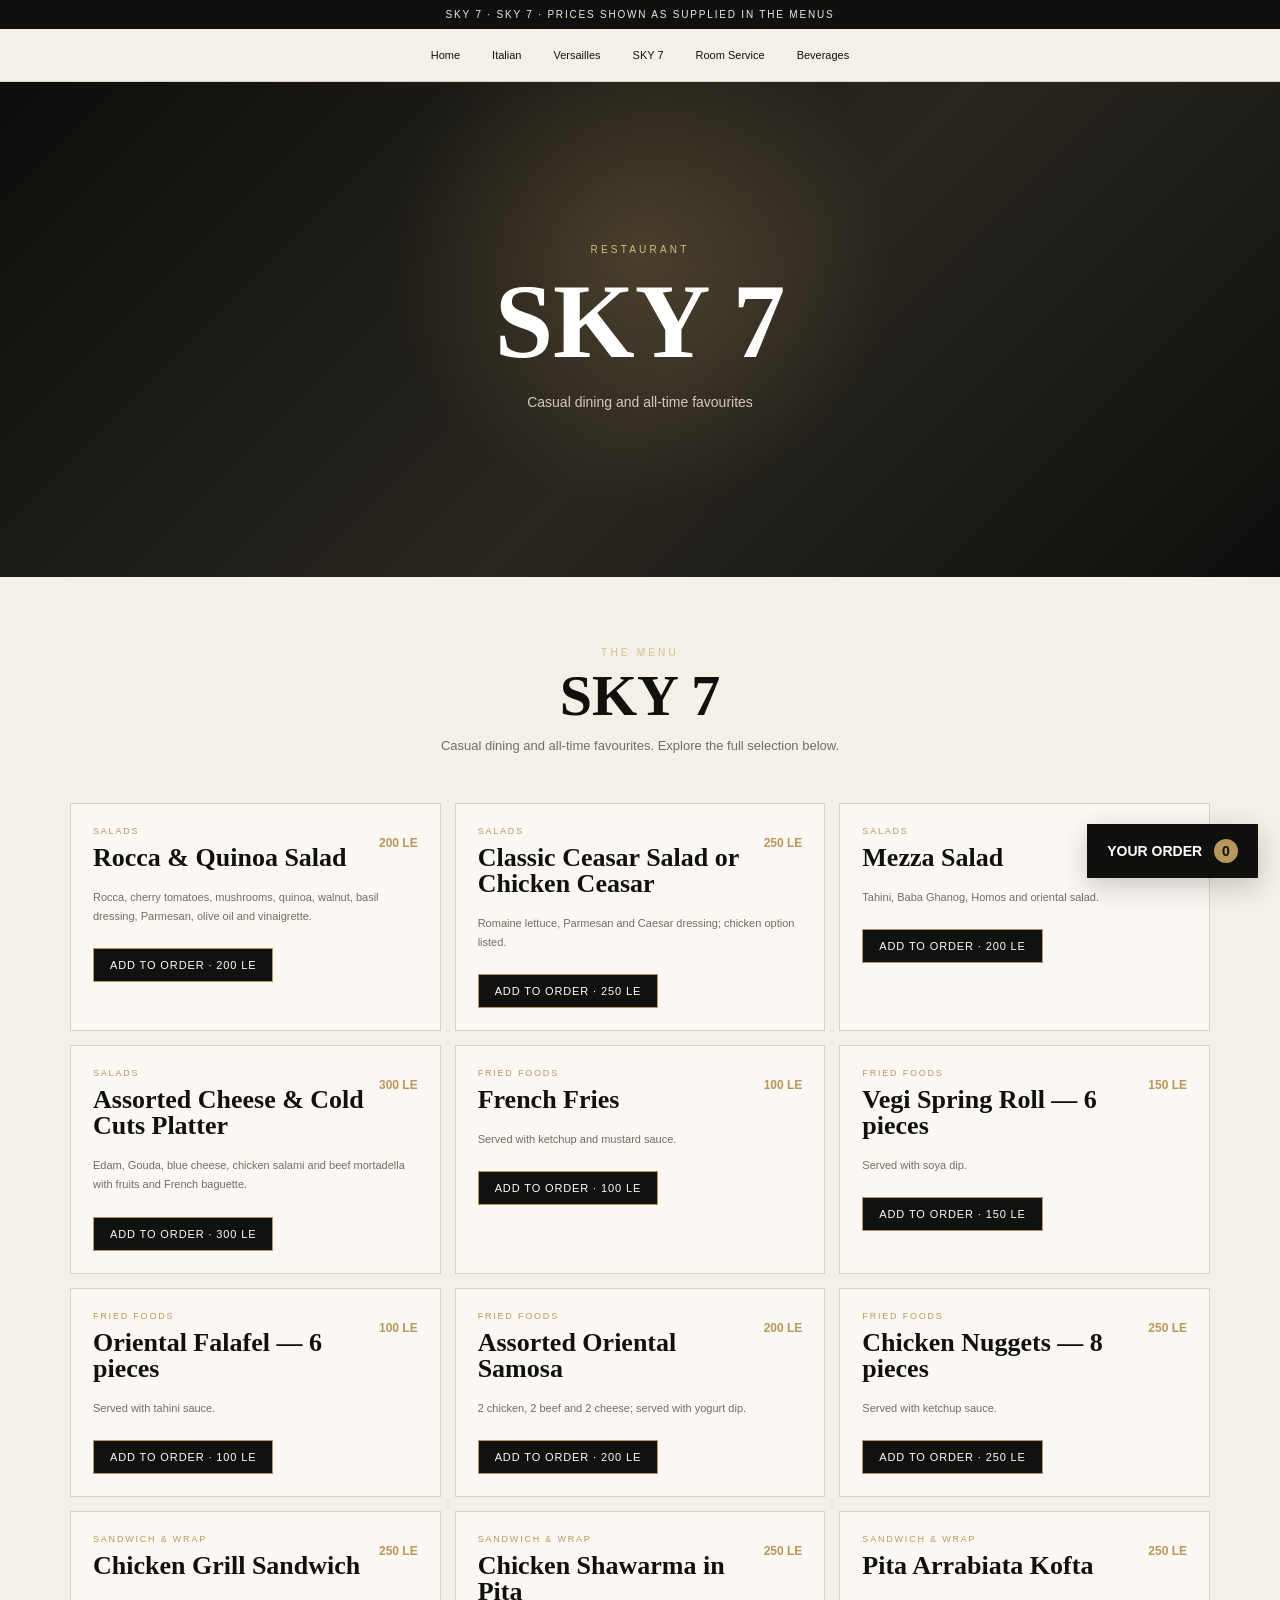
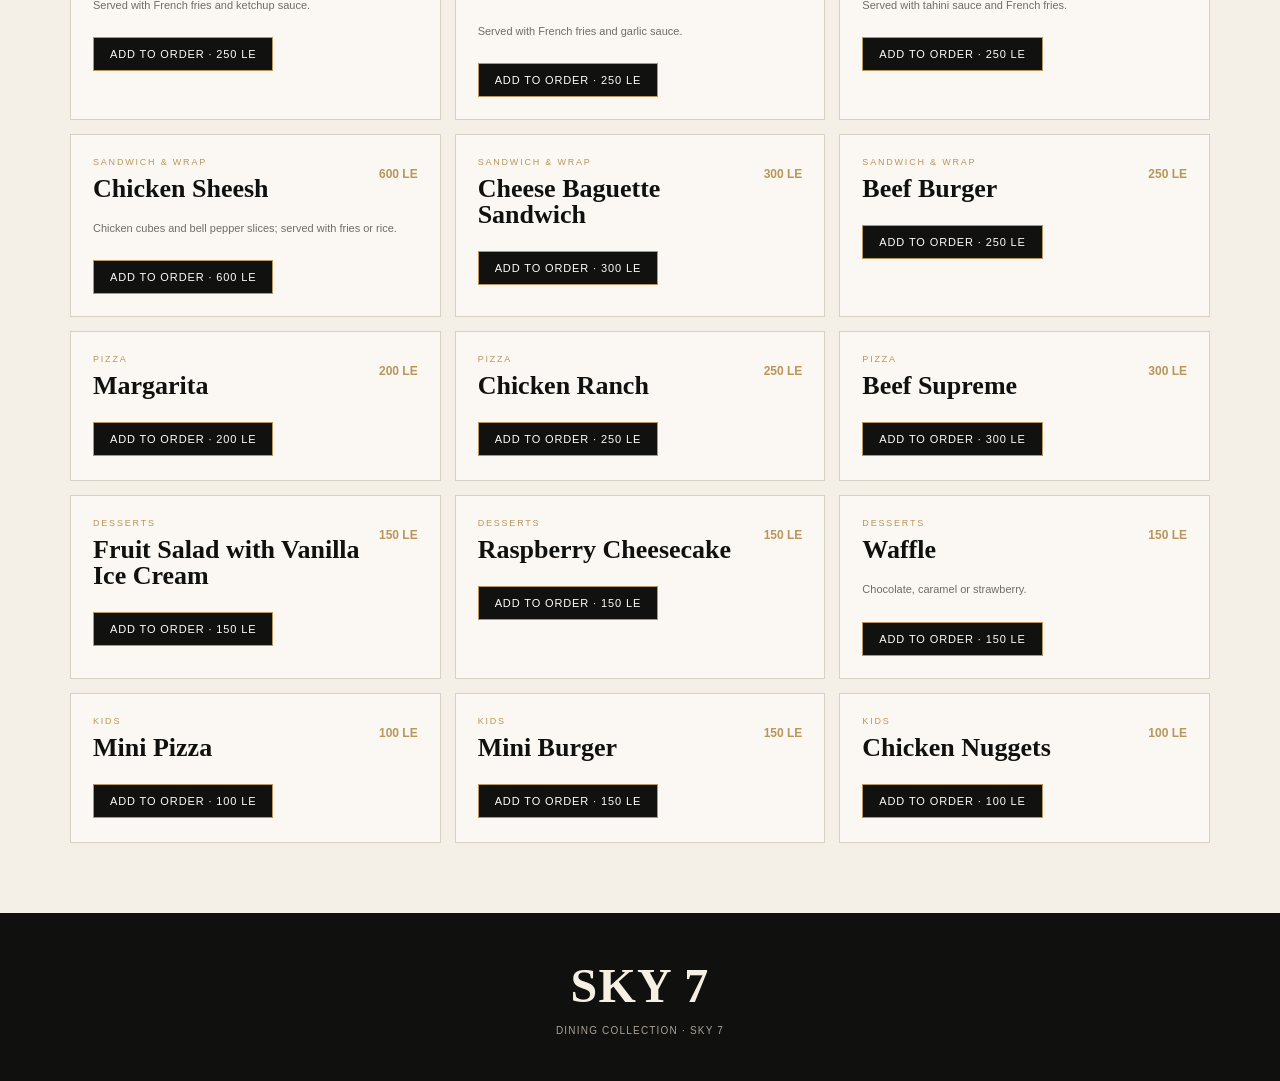
<file: sky7.html>
<!doctype html><html lang="en"><head><meta charset="utf-8"><meta name="viewport" content="width=device-width,initial-scale=1"><title>SKY 7 | SKY 7</title><link rel="stylesheet" href="style.css"></head><body>
<div class="top">SKY 7 · SKY 7 · Prices shown as supplied in the menus</div>
<nav><a href="index.html">Home</a><a href="italian.html">Italian</a><a href="french.html">Versailles</a><a href="sky7.html">SKY 7</a><a href="room-service.html">Room Service</a><a href="beverages.html">Beverages</a></nav>
<header class="hero"><div><div class="eyebrow">RESTAURANT</div><h1>SKY 7</h1><p>Casual dining and all-time favourites</p></div></header>
<main class="wrap"><div class="section-head"><div class="kicker">The menu</div><h2>SKY 7</h2><p>Casual dining and all-time favourites. Explore the full selection below.</p></div><div class="grid"><article class="card"><div class="cat">Salads</div><div class="row"><h3>Rocca & Quinoa Salad</h3><span class="price">200 LE</span></div><p class='desc'>Rocca, cherry tomatoes, mushrooms, quinoa, walnut, basil dressing, Parmesan, olive oil and vinaigrette.</p></article><article class="card"><div class="cat">Salads</div><div class="row"><h3>Classic Ceasar Salad or Chicken Ceasar</h3><span class="price">250 LE</span></div><p class='desc'>Romaine lettuce, Parmesan and Caesar dressing; chicken option listed.</p></article><article class="card"><div class="cat">Salads</div><div class="row"><h3>Mezza Salad</h3><span class="price">200 LE</span></div><p class='desc'>Tahini, Baba Ghanog, Homos and oriental salad.</p></article><article class="card"><div class="cat">Salads</div><div class="row"><h3>Assorted Cheese & Cold Cuts Platter</h3><span class="price">300 LE</span></div><p class='desc'>Edam, Gouda, blue cheese, chicken salami and beef mortadella with fruits and French baguette.</p></article><article class="card"><div class="cat">Fried Foods</div><div class="row"><h3>French Fries</h3><span class="price">100 LE</span></div><p class='desc'>Served with ketchup and mustard sauce.</p></article><article class="card"><div class="cat">Fried Foods</div><div class="row"><h3>Vegi Spring Roll — 6 pieces</h3><span class="price">150 LE</span></div><p class='desc'>Served with soya dip.</p></article><article class="card"><div class="cat">Fried Foods</div><div class="row"><h3>Oriental Falafel — 6 pieces</h3><span class="price">100 LE</span></div><p class='desc'>Served with tahini sauce.</p></article><article class="card"><div class="cat">Fried Foods</div><div class="row"><h3>Assorted Oriental Samosa</h3><span class="price">200 LE</span></div><p class='desc'>2 chicken, 2 beef and 2 cheese; served with yogurt dip.</p></article><article class="card"><div class="cat">Fried Foods</div><div class="row"><h3>Chicken Nuggets — 8 pieces</h3><span class="price">250 LE</span></div><p class='desc'>Served with ketchup sauce.</p></article><article class="card"><div class="cat">Sandwich & Wrap</div><div class="row"><h3>Chicken Grill Sandwich</h3><span class="price">250 LE</span></div><p class='desc'>Served with French fries and ketchup sauce.</p></article><article class="card"><div class="cat">Sandwich & Wrap</div><div class="row"><h3>Chicken Shawarma in Pita</h3><span class="price">250 LE</span></div><p class='desc'>Served with French fries and garlic sauce.</p></article><article class="card"><div class="cat">Sandwich & Wrap</div><div class="row"><h3>Pita Arrabiata Kofta</h3><span class="price">250 LE</span></div><p class='desc'>Served with tahini sauce and French fries.</p></article><article class="card"><div class="cat">Sandwich & Wrap</div><div class="row"><h3>Chicken Sheesh</h3><span class="price">600 LE</span></div><p class='desc'>Chicken cubes and bell pepper slices; served with fries or rice.</p></article><article class="card"><div class="cat">Sandwich & Wrap</div><div class="row"><h3>Cheese Baguette Sandwich</h3><span class="price">300 LE</span></div></article><article class="card"><div class="cat">Sandwich & Wrap</div><div class="row"><h3>Beef Burger</h3><span class="price">250 LE</span></div></article><article class="card"><div class="cat">Pizza</div><div class="row"><h3>Margarita</h3><span class="price">200 LE</span></div></article><article class="card"><div class="cat">Pizza</div><div class="row"><h3>Chicken Ranch</h3><span class="price">250 LE</span></div></article><article class="card"><div class="cat">Pizza</div><div class="row"><h3>Beef Supreme</h3><span class="price">300 LE</span></div></article><article class="card"><div class="cat">Desserts</div><div class="row"><h3>Fruit Salad with Vanilla Ice Cream</h3><span class="price">150 LE</span></div></article><article class="card"><div class="cat">Desserts</div><div class="row"><h3>Raspberry Cheesecake</h3><span class="price">150 LE</span></div></article><article class="card"><div class="cat">Desserts</div><div class="row"><h3>Waffle</h3><span class="price">150 LE</span></div><p class='desc'>Chocolate, caramel or strawberry.</p></article><article class="card"><div class="cat">Kids</div><div class="row"><h3>Mini Pizza</h3><span class="price">100 LE</span></div></article><article class="card"><div class="cat">Kids</div><div class="row"><h3>Mini Burger</h3><span class="price">150 LE</span></div></article><article class="card"><div class="cat">Kids</div><div class="row"><h3>Chicken Nuggets</h3><span class="price">100 LE</span></div></article></div></main>
<footer><div class="logo">SKY 7</div>Dining Collection · SKY 7</footer><script src="order.js"></script></body></html>
</file>
<file: style.css>
:root{--ink:#10110f;--paper:#f4f0e8;--gold:#b9965b;--gold2:#d7bd8a;--muted:#706d66;--line:#d8d0c2;--white:#fffdf8}
*{box-sizing:border-box}html{scroll-behavior:smooth}body{margin:0;background:var(--paper);color:var(--ink);font-family:Arial,sans-serif}
.top{background:var(--ink);color:#eee9df;text-align:center;padding:9px;font-size:10px;letter-spacing:.18em;text-transform:uppercase}
nav{position:sticky;top:0;z-index:10;background:rgba(244,240,232,.94);backdrop-filter:blur(12px);border-bottom:1px solid var(--line);display:flex;justify-content:center;gap:4px;overflow:auto;padding:10px}nav a{color:var(--ink);text-decoration:none;padding:10px 14px;font-size:11px;white-space:nowrap}nav a:hover{background:var(--ink);color:var(--paper)}
.hero{min-height:55vh;background:radial-gradient(circle at 50% 35%,rgba(185,150,91,.25),transparent 35%),linear-gradient(135deg,#0d0e0c,#29261f 55%,#0e0f0d);display:grid;place-items:center;text-align:center;color:white;padding:60px 20px}.eyebrow,.kicker{color:var(--gold2);font-size:10px;letter-spacing:.32em;text-transform:uppercase}.brand{font:700 clamp(75px,15vw,170px)/.75 Georgia,serif;margin:28px 0;color:#f8f1e4}.hero h1{font:600 clamp(55px,9vw,105px)/.9 Georgia,serif;margin:20px 0}.hero p{max-width:650px;margin:auto;color:#d1cabf;line-height:1.8;font-size:14px}
.wrap{max-width:1180px;margin:auto;padding:70px 20px}.section-head{text-align:center;margin-bottom:45px}.section-head h2{font:600 58px/.9 Georgia,serif;margin:12px 0}.section-head p{color:var(--muted);line-height:1.8;max-width:650px;margin:auto;font-size:13px}
.grid{display:grid;grid-template-columns:repeat(3,1fr);gap:14px}.card{background:rgba(255,253,248,.7);border:1px solid var(--line);padding:22px;min-height:150px;transition:.2s}.card:hover{transform:translateY(-3px);box-shadow:0 14px 30px #0000000d}.cat{color:var(--gold);font-size:9px;letter-spacing:.2em;text-transform:uppercase}.row{display:flex;justify-content:space-between;gap:15px;align-items:flex-start}.card h3{font:600 26px/1 Georgia,serif;margin:9px 0}.price{color:var(--gold);font-weight:bold;font-size:12px;white-space:nowrap}.desc{color:var(--muted);font-size:11px;line-height:1.75;margin:8px 0}
.home-grid{display:grid;grid-template-columns:repeat(2,1fr);gap:16px}.tile{min-height:260px;background:var(--ink);color:white;padding:30px;display:flex;flex-direction:column;justify-content:flex-end;text-decoration:none}.tile span{color:var(--gold2);font-size:9px;letter-spacing:.2em;text-transform:uppercase}.tile h2{font:600 42px Georgia,serif;margin:9px 0}.tile p{color:#bbb4a8;font-size:12px;line-height:1.6}
footer{background:var(--ink);color:#aaa297;text-align:center;padding:45px 20px;font-size:10px;letter-spacing:.12em;text-transform:uppercase}.logo{font:600 48px Georgia,serif;color:#f5efe4;margin-bottom:12px}
@media(max-width:850px){.grid{grid-template-columns:repeat(2,1fr)}}@media(max-width:600px){.grid,.home-grid{grid-template-columns:1fr}.section-head h2{font-size:48px}.hero{min-height:48vh}}
</file>
